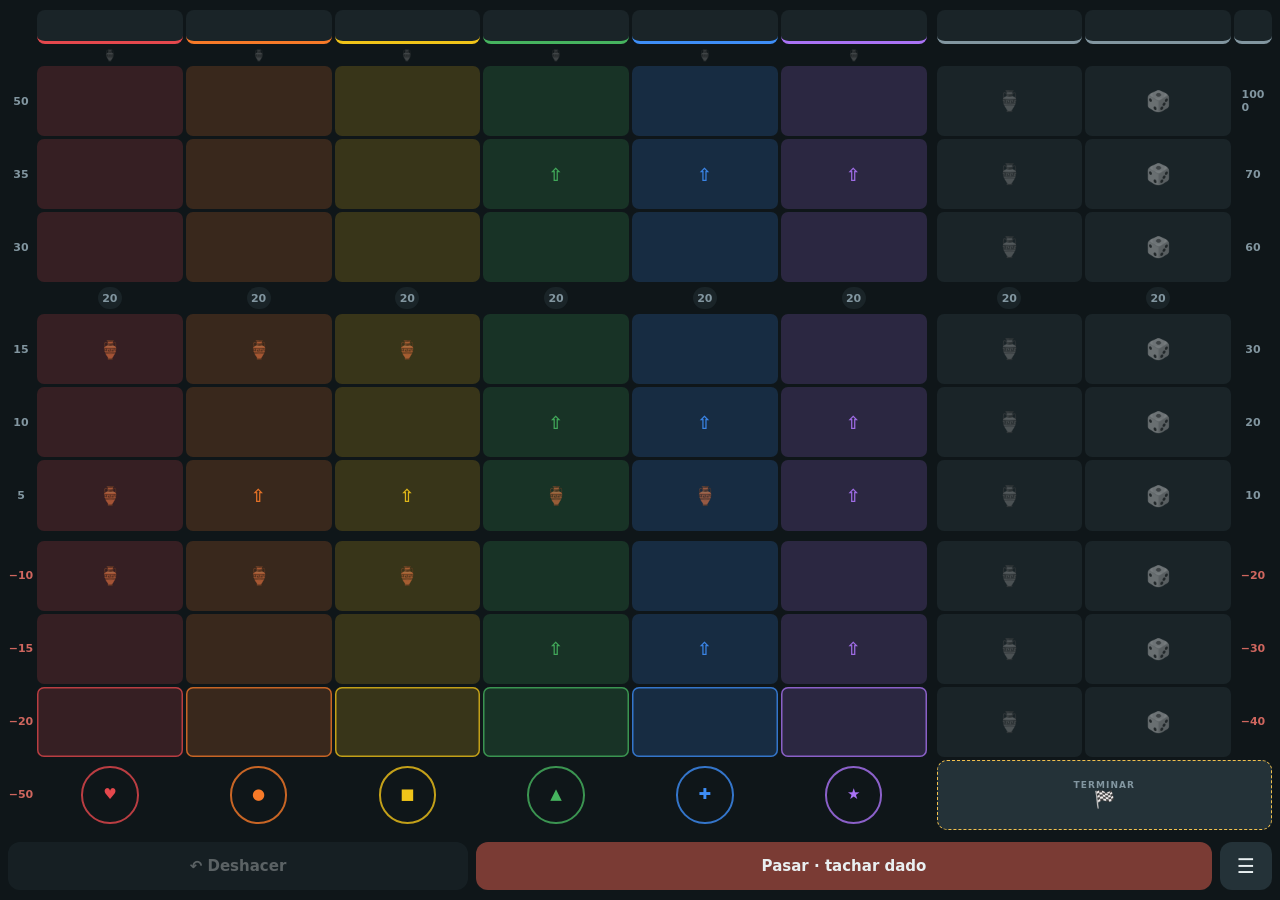
<file: index.html>
<!doctype html>
<html lang="es">
<head>
<meta charset="utf-8">
<meta name="viewport" content="width=device-width, initial-scale=1, maximum-scale=1, user-scalable=no, viewport-fit=cover">
<meta name="theme-color" content="#0f1619">
<meta name="mobile-web-app-capable" content="yes">
<meta name="apple-mobile-web-app-capable" content="yes">
<meta name="apple-mobile-web-app-status-bar-style" content="black-translucent">
<meta name="apple-mobile-web-app-title" content="Expediciones">
<link rel="manifest" href="manifest.webmanifest?v=2">
<link rel="apple-touch-icon" href="icon-v2-180.png">
<title>Anotador de Expediciones</title>
<link rel="stylesheet" href="style.css">
</head>
<body>
<div id="app">
  <main id="sheet"></main>
  <footer id="bar">
    <button id="btnUndo" class="btn">↶ Deshacer</button>
    <button id="btnPass" class="btn primary">Pasar · tachar dado</button>
    <button id="btnMenu" class="btn icon" aria-label="Menú">☰</button>
    <div id="accelHint" class="hint" hidden>⇧ Aceleración: tocá una casilla marcada</div>
  </footer>
</div>
<div id="overlay" hidden></div>
<div id="toast" hidden></div>
<script src="logic.js"></script>
<script src="app.js"></script>
</body>
</html>
</file>
<file: style.css>
:root {
  --bg: #0f1619;
  --panel: #1a2428;
  --panel2: #243238;
  --line: #2f4047;
  --text: #e9eff1;
  --muted: #8296a0;
  --gold: #f2c14e;
  --neg: #ff7a70;
}
* { box-sizing: border-box; -webkit-tap-highlight-color: transparent; }
html, body { height: 100%; margin: 0; }
body {
  background: var(--bg); color: var(--text);
  font-family: system-ui, -apple-system, Roboto, sans-serif;
  overflow: hidden; user-select: none; -webkit-user-select: none; touch-action: manipulation; -webkit-touch-callout: none;
}
button { font: inherit; color: inherit; border: 0; background: none; padding: 0; }
#app {
  height: 100%; display: flex; flex-direction: column;
  /* Muesca y barra de inicio del iPhone cuando corre como app web a pantalla completa. */
  padding: env(safe-area-inset-top) env(safe-area-inset-right) env(safe-area-inset-bottom) env(safe-area-inset-left);
}

/* Hoja */
#sheet {
  flex: 1; min-height: 0; padding: 10px 8px 6px;
  display: grid; gap: 3px;
  grid-template-columns: 26px repeat(6, minmax(0, 1fr)) 4px repeat(2, minmax(0, 1fr)) 38px;
  grid-template-rows: 34px 16px repeat(3, minmax(0, 1fr)) 26px repeat(3, minmax(0, 1fr)) 4px repeat(3, minmax(0, 1fr)) minmax(0, 1fr);
}
.c0 { --c: 229, 72, 77; } .c1 { --c: 247, 122, 40; } .c2 { --c: 240, 196, 25; }
.c3 { --c: 70, 180, 95; } .c4 { --c: 62, 142, 247; } .c5 { --c: 170, 115, 245; }

.lbl { display: flex; align-items: center; justify-content: center; font-size: 11px; font-weight: 700; color: var(--muted); font-variant-numeric: tabular-nums; }
.lbl.neg { color: var(--neg); opacity: .8; }
.lbl.hit { color: var(--text); opacity: 1; }
.lbl.neg.hit { color: var(--neg); }

.scorebox {
  display: flex; align-items: center; justify-content: center; border-radius: 8px;
  background: var(--panel); font-weight: 800; font-size: 16px; font-variant-numeric: tabular-nums;
  border-bottom: 3px solid rgb(var(--c, 130, 150, 160));
}
.scorebox.zero { color: var(--muted); font-weight: 600; }
.scorebox.negv { color: var(--neg); }
.scorebox.small { font-size: 12px; }

.endart { display: flex; align-items: center; justify-content: center; font-size: 11px; filter: grayscale(1); opacity: .35; }
.endart.on { filter: none; opacity: 1; }

.cell {
  position: relative; display: flex; align-items: center; justify-content: center; border-radius: 7px;
  background: rgba(var(--c), .18); font-weight: 800; font-size: clamp(16px, 5.2vw, 24px);
  font-variant-numeric: tabular-nums;
}
.cell .mark { font-size: clamp(13px, 4vw, 18px); opacity: .55; font-weight: 400; }
.cell .mark.arrow { color: rgb(var(--c)); opacity: .9; font-weight: 800; }
.cell.next { box-shadow: inset 0 0 0 1.5px rgba(var(--c), .75); }
.cell.full { background: rgb(var(--c)); color: #10171a; }
.cell.ghost { background: rgba(var(--c), .35); color: rgb(var(--c)); box-shadow: inset 0 0 0 2px rgb(var(--c)); animation: ghost 1.2s ease-in-out infinite alternate; }
.cell.ghost .mini { position: absolute; top: 1px; right: 3px; font-size: 9px; opacity: .8; font-weight: 800; }
.endart.ghost { filter: none; opacity: 1; animation: ghost 1.2s ease-in-out infinite alternate; }
@keyframes ghost { from { opacity: 1; } to { opacity: .55; } }
.cell.full .mini { position: absolute; top: 1px; right: 3px; font-size: 9px; opacity: .8; font-weight: 800; }

.bridge { display: flex; align-items: center; justify-content: center; }
.bridge i {
  font-style: normal; font-size: 11px; font-weight: 800; color: var(--muted);
  width: 24px; height: 22px; border-radius: 11px; display: flex; align-items: center; justify-content: center;
  background: var(--panel);
}
.bridge.won i { background: var(--gold); color: #221a05; box-shadow: 0 0 0 2px rgba(242, 193, 78, .35); }
.bridge.lost i { position: relative; opacity: .5; }
.bridge.lost i::after {
  content: ''; position: absolute; left: -2px; right: -2px; top: 50%; height: 2px; margin-top: -1px;
  background: var(--muted); border-radius: 1px; transform: rotate(-35deg);
}
.bridge.pending i { outline: 2px dashed var(--gold); color: var(--gold); }

.sym { position: relative; display: flex; align-items: center; justify-content: center; border-radius: 7px; background: var(--panel); font-size: clamp(14px, 4.6vw, 20px); }
.sym em { font-style: normal; filter: grayscale(1); opacity: .4; }
.sym.on em { filter: none; opacity: 1; }
.sym.on::after { content: "✕"; position: absolute; inset: 0; display: flex; align-items: center; justify-content: center; font-size: 1.5em; font-weight: 900; color: rgba(255, 255, 255, .85); text-shadow: 0 0 3px #000; }
.sym.dice.on { background: #3a2222; }
.sym.art.on { background: #3a3218; }

.circle { display: flex; align-items: center; justify-content: center; }
.circle i {
  font-style: normal; height: 82%; aspect-ratio: 1; max-width: 100%; border-radius: 50%;
  border: 2px solid rgba(var(--c), .8); color: rgb(var(--c));
  display: flex; flex-direction: column; align-items: center; justify-content: center; font-size: 15px; line-height: 1;
}
.circle small { font-size: 9px; font-weight: 800; }
.circle.on i { background: rgb(var(--c)); color: #10171a; }
.circle.off i { opacity: .4; border-style: dashed; }

.total {
  grid-column: 9 / 12; display: flex; flex-direction: column; align-items: center; justify-content: center;
  border-radius: 10px; background: var(--panel2); border: 1.5px solid var(--gold); line-height: 1.05;
}
.total small { font-size: 9px; letter-spacing: .12em; color: var(--muted); font-weight: 700; }
.total b { font-size: 22px; font-variant-numeric: tabular-nums; }
.total b.negv { color: var(--neg); }

/* Barra inferior */
#bar { flex: none; display: flex; gap: 8px; padding: 6px 8px 10px; }
.btn { flex: 1; height: 48px; border-radius: 12px; background: var(--panel2); font-weight: 700; font-size: 15px; }
.btn:active { filter: brightness(1.25); }
.btn:disabled { opacity: .35; }
.btn[hidden] { display: none; }
.hint { flex: 2.2; display: flex; align-items: center; justify-content: center; text-align: center; border-radius: 12px; border: 1.5px dashed var(--gold); color: var(--gold); font-weight: 700; font-size: 14px; line-height: 1.2; padding: 0 8px; }
.hint[hidden] { display: none; }
.btn.primary { flex: 1.6; background: #7a3b34; }
.btn.icon { flex: none; width: 52px; font-size: 20px; }
.btn.gold { background: var(--gold); color: #221a05; }
.btn.ghost { background: transparent; border: 1.5px solid var(--line); }

/* Modales */
#overlay { position: fixed; inset: 0; background: rgba(0, 0, 0, .6); display: flex; align-items: flex-end; justify-content: center; z-index: 10; }
#overlay[hidden] { display: none; }
.modal {
  width: 100%; max-width: 520px; max-height: 92%; overflow-y: auto; background: var(--panel);
  border-radius: 18px 18px 0 0; padding: 16px 14px calc(18px + env(safe-area-inset-bottom)); border-top: 3px solid rgb(var(--c, 242, 193, 78));
}
.modal h2 { margin: 0 0 4px; font-size: 18px; }
.modal p { margin: 4px 0 12px; color: var(--muted); font-size: 14px; line-height: 1.4; }
.modal .row { display: flex; gap: 8px; margin-top: 8px; }
.pad { display: grid; grid-template-columns: repeat(5, 1fr); gap: 8px; }
.pad button {
  height: 62px; border-radius: 12px; background: rgba(var(--c), .9); color: #10171a;
  font-size: 26px; font-weight: 800; display: flex; flex-direction: column; align-items: center; justify-content: center; line-height: 1;
}
.pad button small { font-size: 10px; font-weight: 800; margin-top: 3px; }
.pad button:disabled { background: var(--panel2); color: var(--muted); opacity: .5; }
.pad button:active { filter: brightness(1.2); }
.list { display: flex; flex-direction: column; gap: 8px; }
.opt {
  display: flex; align-items: center; gap: 10px; text-align: left; padding: 12px; border-radius: 12px;
  background: rgba(var(--c, 60, 80, 90), .22); font-size: 15px; font-weight: 600; min-height: 50px;
}
.opt .s { color: rgb(var(--c)); font-size: 20px; width: 24px; text-align: center; flex: none; }
.opt small { display: block; color: var(--muted); font-weight: 500; font-size: 12px; margin-top: 2px; }
.opt.plain { background: var(--panel2); }
table.res { width: 100%; border-collapse: collapse; font-size: 14px; font-variant-numeric: tabular-nums; margin-bottom: 12px; }
table.res td { padding: 9px 4px; text-align: right; border-bottom: 1px solid var(--line); }
table.res td:first-child { text-align: left; }
table.res td:last-child { font-weight: 800; font-size: 16px; }
table.res tr.win td { color: var(--gold); }
.rules { font-size: 14px; line-height: 1.45; color: var(--text); padding-left: 18px; margin: 8px 0 12px; }
.rules li { margin-bottom: 7px; }

#toast {
  position: fixed; left: 50%; bottom: calc(78px + env(safe-area-inset-bottom)); transform: translateX(-50%); z-index: 20; max-width: 90%;
  background: #e9eff1; color: #10171a; padding: 9px 14px; border-radius: 20px; font-size: 13px; font-weight: 600; text-align: center;
}
#toast[hidden] { display: none; }

.total.finish { border-style: dashed; }
.total.finish b { font-size: 17px; }
.total.finish:active { filter: brightness(1.25); }
</file>
